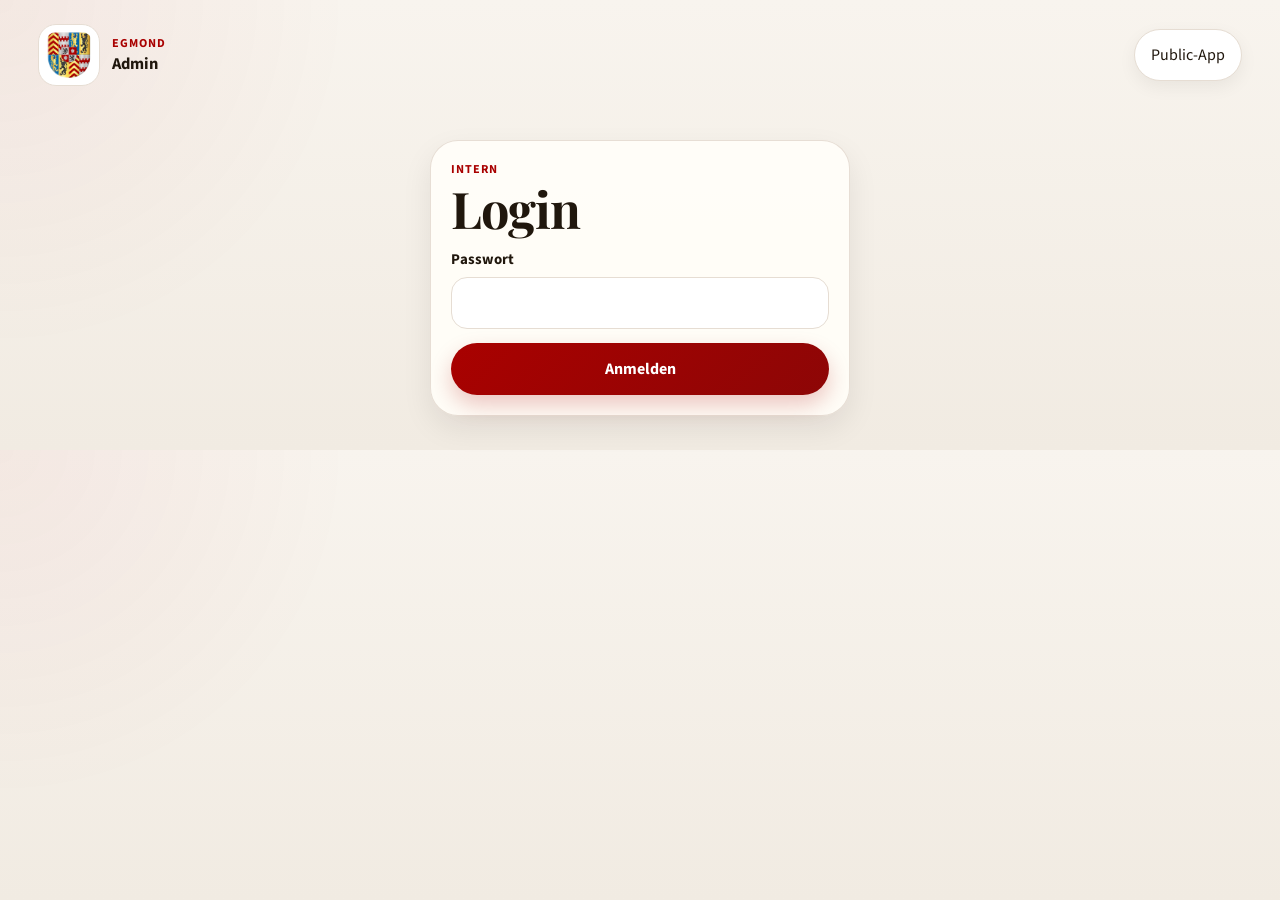
<file: admin.html>
<!DOCTYPE html>
<html lang="de">
<head>
  <meta charset="UTF-8" />
  <meta name="viewport" content="width=device-width, initial-scale=1" />
  <title>Egmond Admin</title>
  <link rel="stylesheet" href="app.css" />
  <link rel="preconnect" href="https://fonts.googleapis.com">
  <link rel="preconnect" href="https://fonts.gstatic.com" crossorigin>
  <link href="https://fonts.googleapis.com/css2?family=Playfair+Display:wght@700;900&family=Source+Sans+3:wght@400;600;700&display=swap" rel="stylesheet">
</head>
<body class="admin-body">
  <div class="admin-shell">
    <header class="admin-topbar">
      <a href="#admin-top" class="brand admin-brand" id="admin-top" aria-label="Admin Start">
        <img src="images/wappen_neu.png" alt="Wappen Egmond" class="brand-logo admin-logo">
        <div><div class="eyebrow">Egmond</div><div class="brand-title">Admin</div></div>
      </a>
      <div class="admin-topbar-actions"><a href="index.html" class="nav-pill admin">Public-App</a></div>
    </header>

    <section class="panel admin-login" id="adminLoginPanel">
      <div class="section-head"><div><div class="kicker">Intern</div><h1>Login</h1></div></div>
      <form id="adminLoginForm" class="stack">
        <label class="field"><span>Passwort</span><input id="adminPassword" type="password" autocomplete="current-password" required /></label>
        <button type="submit" class="primary-btn">Anmelden</button>
        <div id="adminLoginError" class="notice notice-error hidden"></div>
      </form>
    </section>

    <section class="dashboard hidden" id="dashboardPanel">
      <header class="dashboard-header">
        <div><div class="eyebrow">Egmond</div><h1>Admin-Dashboard</h1></div>
        <div class="dashboard-actions">
          <button type="button" class="nav-pill admin" data-action="print-year">Drucken</button>
          <button type="button" class="nav-pill admin danger" data-action="logout">Abmelden</button>
        </div>
      </header>

      <div class="stat-grid" id="statGrid"></div>

      <nav class="dashboard-tabs" aria-label="Admin Bereiche">
        <button type="button" class="tab-btn is-active" data-tab="overview">Jahr</button>
        <button type="button" class="tab-btn" data-tab="bookings">Buchungen</button>
        <button type="button" class="tab-btn" data-tab="requests">Anfragen</button>
      </nav>

      <section class="tab-panel" data-panel="overview">
        <article class="panel">
          <div class="section-head">
            <div><div class="kicker">Jahresübersicht</div><h2 id="overviewYearTitle">2026</h2></div>
            <div class="month-nav">
              <button type="button" class="icon-btn" data-action="prev-year" aria-label="Vorheriges Jahr">‹</button>
              <button type="button" class="icon-btn" data-action="next-year" aria-label="Nächstes Jahr">›</button>
            </div>
          </div>
          <div class="legend compact">
            <span class="legend-item"><span class="legend-swatch booked"></span>belegt</span>
            <span class="legend-item"><span class="legend-swatch half"></span>halbtags</span>
            <span class="legend-item"><span class="legend-swatch school"></span>Ferien NRW</span>
            <span class="legend-item"><span class="legend-swatch holiday"></span>Feiertag</span>
            <span class="legend-item"><span class="legend-swatch bridge"></span>Brückentag</span>
          </div>
          <div id="adminYearGrid" class="year-grid"></div>
        </article>
      </section>

      <section class="tab-panel hidden" data-panel="bookings">
        <article class="panel">
          <div class="section-head"><div><div class="kicker">Buchungen</div><h2>Eintragen</h2></div></div>
          <form id="bookingAdminForm" class="stack">
            <div class="field-grid">
              <label class="field"><span>Anreise</span><input type="date" id="adminStart" required /></label>
              <label class="field"><span>Abreise</span><input type="date" id="adminEnd" required /></label>
            </div>
            <label class="field"><span>Name</span><input type="text" id="adminLabel" placeholder="Mietername" required /></label>
            <div class="action-row split"><button type="submit" class="primary-btn">Speichern</button><div id="bookingAdminFeedback" class="notice hidden"></div></div>
          </form>
          <div id="bookingList" class="data-list"></div>
        </article>
      </section>

      <section class="tab-panel hidden" data-panel="requests">
        <article class="panel">
          <div class="section-head"><div><div class="kicker">Anfragen</div><h2>Eingänge</h2></div></div>
          <div id="requestList" class="data-list"></div>
        </article>
      </section>
    </section>
  </div>
  <script src="admin.js"></script>
</body>
</html>
</file>
<file: app.css>
:root{
  --red:#a90100;
  --blue:#0066ab;
  --blue-soft:#e8f1fb;
  --red-soft:#f8dfdd;
  --amber:#e0a219;
  --amber-soft:#fff2cc;
  --green:#208256;
  --green-soft:#e7f6ee;
  --violet:#8a4fff;
  --violet-soft:#efe6ff;
  --ink:#20170d;
  --muted:#766958;
  --bg:#f4f1eb;
  --panel:#fffdf8;
  --line:#e6ddd3;
  --line-strong:#cdbfae;
  --success:#1f7d50;
  --success-soft:#e7f5ed;
  --danger:#b3261e;
  --danger-soft:#fdeceb;
  --shadow-sm:0 6px 18px rgba(20,14,9,.06);
  --shadow-md:0 12px 30px rgba(20,14,9,.08);
  --shadow-lg:0 24px 72px rgba(12,8,4,.20);
  --radius-xl:28px;
  --radius-lg:20px;
  --radius-md:16px;
  --radius-sm:12px;
  --radius-pill:999px;
  --touch:52px;
  --max-width:1240px;
}
*{box-sizing:border-box}
html{scroll-behavior:smooth}
body{
  margin:0;
  color:var(--ink);
  font-family:"Source Sans 3",-apple-system,BlinkMacSystemFont,"Segoe UI",sans-serif;
  background:
    radial-gradient(circle at top right, rgba(0,102,171,.06), transparent 22rem),
    linear-gradient(180deg, #f8f4ee 0%, #f2ede6 100%);
}
body.admin-body{
  background:
    radial-gradient(circle at top left, rgba(169,1,0,.05), transparent 22rem),
    linear-gradient(180deg, #f8f4ee 0%, #f1ebe2 100%);
}
h1,h2,h3,p{margin:0}
button,input,textarea,select{font:inherit}
button{cursor:pointer}
a{text-decoration:none;color:inherit}
#booking,#gallery,#top,#admin-top{scroll-margin-top:18px}
.site-shell,.admin-shell{
  max-width:var(--max-width);
  margin:0 auto;
  padding:14px 14px 34px;
}
.hero{
  position:relative;
  min-height:540px;
  border-radius:34px;
  overflow:hidden;
  box-shadow:var(--shadow-lg);
}
.hero-media,.hero-layer,.hero-overlay{position:absolute; inset:0}
.hero-layer{
  background-size:cover;
  background-position:center;
  opacity:0;
  transform:scale(1.04);
  transition:opacity 1s ease, transform 6s ease;
}
.hero-layer.active{
  opacity:1;
  transform:scale(1);
}
.hero-overlay{
  background:
    linear-gradient(180deg, rgba(16,10,8,.08) 0%, rgba(16,10,8,.34) 54%, rgba(16,10,8,.62) 100%),
    linear-gradient(90deg, rgba(169,1,0,.10) 0%, rgba(0,102,171,.12) 100%);
}
.topbar{
  position:relative;
  z-index:1;
  display:flex;
  justify-content:space-between;
  align-items:center;
  gap:16px;
  padding:18px;
}
.topbar-actions,.dashboard-actions,.month-nav,.admin-topbar-actions{
  display:flex;
  gap:10px;
  flex-wrap:wrap;
}
.brand{
  display:flex;
  align-items:center;
  gap:12px;
}
.brand-logo{
  width:62px;
  height:62px;
  object-fit:contain;
  border-radius:18px;
  background:rgba(255,255,255,.12);
  border:1px solid rgba(255,255,255,.18);
  padding:7px;
  backdrop-filter:blur(12px);
}
.admin-logo{
  background:#fff;
  border-color:var(--line);
}
.brand-title{
  font-weight:700;
  font-size:1.03rem;
}
.hero-card{
  position:relative;
  z-index:1;
  max-width:430px;
  margin:150px 18px 18px;
  padding:22px 22px 24px;
  border-radius:26px;
  background:rgba(255,255,255,.12);
  border:1px solid rgba(255,255,255,.18);
  backdrop-filter:blur(16px);
  box-shadow:0 18px 40px rgba(0,0,0,.14);
}
.on-dark{color:#fff}
.eyebrow,.kicker{
  font-size:.76rem;
  text-transform:uppercase;
  letter-spacing:.08em;
  font-weight:700;
  color:var(--red);
}
.eyebrow.on-dark{color:rgba(255,243,224,.95)}
h1,h2{
  font-family:"Playfair Display",Georgia,serif;
  letter-spacing:-.02em;
}
h1{
  font-size:clamp(1.9rem, 4vw, 3.15rem);
  line-height:.98;
  margin-top:6px;
}
h2{
  font-size:clamp(1.36rem, 2.7vw, 1.9rem);
}
.hero-actions{
  display:flex;
  gap:10px;
  flex-wrap:wrap;
  margin-top:18px;
}
.page{
  display:grid;
  gap:20px;
  margin-top:20px;
}
.section-intro{
  display:flex;
  justify-content:center;
}
.step-row{
  display:flex;
  gap:10px;
  flex-wrap:wrap;
}
.step-chip{
  min-height:40px;
  border-radius:999px;
  padding:0 14px;
  display:inline-flex;
  align-items:center;
  background:rgba(255,255,255,.72);
  border:1px solid var(--line);
  color:var(--muted);
  box-shadow:var(--shadow-sm);
  font-size:.95rem;
}
.step-chip.is-active{
  color:var(--blue);
  border-color:#bad3ea;
  background:#f7fbff;
}
.panel{
  background:rgba(255,253,248,.96);
  border:1px solid rgba(230,221,211,.95);
  border-radius:var(--radius-xl);
  box-shadow:var(--shadow-md);
  padding:20px;
}
.panel-booking,.panel-gallery{grid-column:1 / -1}
.split-grid{
  display:grid;
  grid-template-columns:1.08fr .92fr;
  gap:20px;
}
.section-head{
  display:flex;
  justify-content:space-between;
  align-items:flex-start;
  gap:12px;
  margin-bottom:16px;
}
.icon-btn,.nav-pill,.tab-btn,.primary-btn{
  min-height:var(--touch);
  border-radius:var(--radius-pill);
  display:inline-flex;
  align-items:center;
  justify-content:center;
  transition:transform .18s ease, border-color .18s ease, box-shadow .18s ease;
}
.icon-btn,.nav-pill,.tab-btn{
  border:1px solid var(--line);
  background:#fff;
  color:var(--ink);
  padding:0 16px;
}
.icon-btn{
  min-width:var(--touch);
  padding:0;
  font-size:1.4rem;
}
.nav-pill.on-dark{
  background:rgba(255,255,255,.12);
  color:#fff;
  border-color:rgba(255,255,255,.22);
  backdrop-filter:blur(10px);
}
.nav-pill.admin{
  background:#fff;
  box-shadow:var(--shadow-sm);
}
.nav-pill.admin.danger{
  color:var(--danger);
  border-color:#edd0cb;
}
.primary-btn{
  border:none;
  background:linear-gradient(135deg, var(--red) 0%, #8d0606 100%);
  color:#fff;
  padding:0 20px;
  font-weight:700;
  box-shadow:0 10px 22px rgba(169,1,0,.22);
}
.primary-btn.light{
  background:#fff;
  color:var(--ink);
  box-shadow:0 10px 22px rgba(0,0,0,.12);
}
.icon-btn:hover,.nav-pill:hover,.tab-btn:hover,.primary-btn:hover{
  transform:translateY(-1px);
}
.primary-btn:disabled{opacity:.6;cursor:not-allowed;box-shadow:none}
.summary-strip{
  display:grid;
  grid-template-columns:repeat(3,minmax(0,1fr));
  gap:10px;
  margin-bottom:12px;
}
.summary-card{
  border:1px solid var(--line);
  border-radius:18px;
  background:#fff;
  padding:12px 14px;
}
.summary-card span{
  display:block;
  color:var(--muted);
  font-size:.88rem;
  margin-bottom:2px;
}
.notice{
  border-radius:16px;
  padding:11px 13px;
  font-weight:700;
  border:1px solid transparent;
}
.notice-info{color:#0d4f80;background:var(--blue-soft)}
.notice-success{color:var(--success);background:var(--success-soft)}
.notice-error{color:var(--danger);background:var(--danger-soft)}
.hidden{display:none!important}
.legend{
  display:flex;
  gap:10px 16px;
  flex-wrap:wrap;
  color:var(--muted);
  margin:12px 0 14px;
}
.legend.compact{margin-top:0}
.legend-item{
  display:inline-flex;
  align-items:center;
  gap:8px;
  font-size:.94rem;
}
.legend-swatch{
  width:18px;
  height:18px;
  border-radius:7px;
  border:1px solid var(--line-strong);
  background:#fff;
}
.legend-swatch.booked{background:#f6c9c6}
.legend-swatch.half{background:linear-gradient(135deg, #fff 0 50%, #f6c9c6 50% 100%)}
.legend-swatch.range{background:#dcecff}
.legend-swatch.school{background:linear-gradient(180deg,var(--amber-soft) 0 70%, #fff 70% 100%)}
.legend-swatch.holiday{background:#fff; box-shadow:inset 0 0 0 2px var(--green)}
.legend-swatch.bridge{background:linear-gradient(180deg,#fff 0 68%, var(--violet-soft) 68% 100%)}
.calendar-wrap{touch-action:pan-y}
.calendar-grid{
  display:grid;
  grid-template-columns:repeat(2,minmax(0,1fr));
  gap:14px;
}
.month-card{
  border:1px solid var(--line);
  border-radius:22px;
  background:#fff;
  padding:14px;
}
.month-head{
  display:flex;
  justify-content:space-between;
  align-items:center;
  margin-bottom:10px;
}
.month-title{
  font-weight:700;
  font-size:1rem;
}
.weekdays,.days-grid{
  display:grid;
  grid-template-columns:repeat(7,minmax(0,1fr));
  gap:4px;
}
.weekday{
  text-align:center;
  color:var(--muted);
  font-size:.78rem;
  padding:5px 0;
}
.day-btn,.day-spacer{aspect-ratio:1}
.day-btn{
  position:relative;
  border:none;
  border-radius:13px;
  background:#fff;
  min-height:44px;
  color:var(--ink);
  overflow:hidden;
}
.day-btn:hover:not(:disabled){background:#f8f4ef}
.day-btn:focus-visible{
  outline:3px solid rgba(0,102,171,.18);
  outline-offset:1px;
}
.day-btn[data-weekend="true"]{box-shadow:inset 0 0 0 999px rgba(0,0,0,.018)}
.day-btn[data-today="true"]{box-shadow:inset 0 0 0 2px rgba(0,102,171,.28)}
.day-btn .num{
  font-weight:700;
  position:relative;
  z-index:2;
}
.day-btn .tag-top,
.day-btn .tag-bottom{
  position:absolute;
  left:5px;
  right:5px;
  border-radius:999px;
  pointer-events:none;
}
.day-btn .tag-top{top:4px;height:4px}
.day-btn .tag-bottom{bottom:4px;height:4px}
.day-btn[data-school-holiday="true"] .tag-top{background:var(--amber)}
.day-btn[data-bridge-day="true"] .tag-bottom{background:var(--violet)}
.day-btn[data-public-holiday="true"]::after{
  content:"";
  position:absolute;
  inset:2px;
  border-radius:11px;
  box-shadow:inset 0 0 0 2px rgba(32,130,86,.65);
  pointer-events:none;
}
.day-btn[data-state="booked"]{background:#f5d3d1;color:#7a1d15}
.day-btn[data-state="half-start"]{background:linear-gradient(135deg,#fff 0 50%, #f5d3d1 50% 100%)}
.day-btn[data-state="half-end"]{background:linear-gradient(135deg,#f5d3d1 0 50%, #fff 50% 100%)}
.day-btn[data-preview="true"],
.day-btn[data-in-range="true"]{background:#e5f0fb}
.day-btn[data-boundary="start"],
.day-btn[data-boundary="end"]{background:var(--blue);color:#fff}
.day-btn:disabled{cursor:not-allowed;opacity:.96}
.day-btn[data-past="true"]{color:#ab9f92}
.stack{display:grid;gap:14px}
.field-grid{
  display:grid;
  grid-template-columns:repeat(2,minmax(0,1fr));
  gap:12px;
}
.field{
  display:grid;
  gap:7px;
}
.field span{
  font-weight:700;
  font-size:.93rem;
}
.field input,.field textarea,.field select{
  width:100%;
  min-height:var(--touch);
  border:1px solid var(--line);
  background:#fff;
  color:var(--ink);
  border-radius:16px;
  padding:12px 14px;
}
.field input[readonly],#shortHint{
  background:#faf7f2;
  color:var(--muted);
}
.field textarea{resize:vertical}
.field input:focus-visible,.field textarea:focus-visible,.field select:focus-visible{
  outline:3px solid rgba(0,102,171,.16);
  border-color:#94bfdc;
}
.action-row{
  display:flex;
  align-items:center;
  gap:12px;
}
.action-row.split{justify-content:space-between}
.mini-gallery{
  display:grid;
  grid-template-columns:repeat(3,minmax(0,1fr));
  gap:10px;
}
.mini-card{
  min-height:150px;
  border:none;
  border-radius:20px;
  background:center/cover no-repeat;
  box-shadow:var(--shadow-sm);
}
.quiet-list{
  display:grid;
  gap:10px;
  margin-top:14px;
}
.quiet-item{
  min-height:48px;
  border-radius:16px;
  padding:0 14px;
  display:flex;
  align-items:center;
  background:#fff;
  border:1px solid var(--line);
  color:var(--muted);
  font-size:.97rem;
}
.gallery-mosaic{
  display:grid;
  grid-template-columns:1.15fr .9fr .9fr;
  gap:12px;
}
.mosaic-tile{
  position:relative;
  min-height:210px;
  border:none;
  border-radius:22px;
  overflow:hidden;
  background:#d9d9d9 center/cover no-repeat;
  box-shadow:var(--shadow-md);
}
.mosaic-tile::after{
  content:"";
  position:absolute;
  inset:0;
  background:linear-gradient(180deg, rgba(0,0,0,.02) 0%, rgba(0,0,0,.26) 100%);
}
.mosaic-tile.large{
  grid-row:span 2;
  min-height:432px;
}
.mosaic-tile:hover{transform:translateY(-2px)}
.mosaic-caption{
  position:absolute;
  left:14px;
  right:14px;
  bottom:14px;
  color:#fff;
  z-index:1;
  font-weight:700;
}
.lightbox{
  position:fixed;
  inset:0;
  display:none;
  align-items:center;
  justify-content:center;
  background:rgba(10,10,12,.90);
  z-index:9999;
}
.lightbox.open{display:flex}
.lightbox-stage{width:min(92vw, 1100px)}
.lightbox-image{
  width:100%;
  aspect-ratio:16/10;
  border-radius:24px;
  background:#171717 center/cover no-repeat;
}
.lightbox-caption{
  color:#fff;
  text-align:center;
  margin-top:12px;
  opacity:.92;
}
.lightbox-close,.lightbox-nav{
  position:absolute;
  border:none;
  color:#fff;
  background:rgba(255,255,255,.12);
  backdrop-filter:blur(10px);
}
.lightbox-close{
  top:18px;
  right:18px;
  width:48px;
  height:48px;
  border-radius:50%;
  font-size:1.85rem;
}
.lightbox-nav{
  top:50%;
  transform:translateY(-50%);
  width:50px;
  height:50px;
  border-radius:50%;
  font-size:2rem;
}
.lightbox-nav.prev{left:18px}
.lightbox-nav.next{right:18px}
.admin-topbar{
  display:flex;
  justify-content:space-between;
  align-items:center;
  gap:14px;
  margin-bottom:18px;
  padding:10px 4px 0;
}
.dashboard{
  display:grid;
  gap:18px;
}
.dashboard-header{
  display:flex;
  justify-content:space-between;
  align-items:flex-start;
  gap:16px;
}
.admin-login{
  max-width:420px;
  margin:6vh auto 0;
}
.stat-grid{
  display:grid;
  grid-template-columns:repeat(4,minmax(0,1fr));
  gap:12px;
}
.stat-card{
  padding:16px;
  border-radius:20px;
  border:1px solid var(--line);
  background:#fff;
}
.stat-card .label{color:var(--muted);font-size:.9rem}
.stat-card .value{margin-top:4px;font-size:1.62rem;font-weight:800}
.dashboard-tabs{
  display:flex;
  gap:10px;
  flex-wrap:wrap;
}
.tab-btn.is-active{
  background:var(--ink);
  color:#fff;
  border-color:var(--ink);
}
.year-grid{
  display:grid;
  grid-template-columns:repeat(4,minmax(0,1fr));
  gap:12px;
}
.year-month{
  background:#fff;
  border:1px solid var(--line);
  border-radius:20px;
  padding:12px;
}
.year-title{
  font-size:.98rem;
  margin-bottom:8px;
}
.mini-weekdays,.mini-days{
  display:grid;
  grid-template-columns:repeat(7,minmax(0,1fr));
  gap:3px;
}
.mini-weekday{
  text-align:center;
  color:var(--muted);
  font-size:.72rem;
  padding:2px 0 4px;
}
.mini-day,.mini-spacer{aspect-ratio:1}
.mini-day{
  position:relative;
  border:none;
  border-radius:8px;
  background:#fff;
  font-size:.72rem;
  padding:0;
  overflow:hidden;
}
.mini-day[data-state="booked"]{background:#f5d3d1;color:#7a1d15}
.mini-day[data-state="half-start"]{background:linear-gradient(135deg,#fff 0 50%, #f5d3d1 50% 100%)}
.mini-day[data-state="half-end"]{background:linear-gradient(135deg,#f5d3d1 0 50%, #fff 50% 100%)}
.mini-day[data-school-holiday="true"]::before{
  content:"";
  position:absolute;
  left:2px; right:2px; top:2px;
  height:3px; border-radius:999px; background:var(--amber);
}
.mini-day[data-bridge-day="true"]::after{
  content:"";
  position:absolute;
  left:2px; right:2px; bottom:2px;
  height:3px; border-radius:999px; background:var(--violet);
}
.mini-day[data-public-holiday="true"]{
  box-shadow:inset 0 0 0 1.5px rgba(32,130,86,.65);
}
.mini-name{
  display:block;
  margin-top:8px;
  min-height:20px;
  color:var(--muted);
  font-size:.78rem;
  white-space:nowrap;
  overflow:hidden;
  text-overflow:ellipsis;
}
.data-list{
  display:grid;
  gap:12px;
  margin-top:18px;
}
.data-item{
  display:grid;
  gap:10px;
  border:1px solid var(--line);
  border-radius:18px;
  background:#fff;
  padding:14px;
}
.data-item-head{
  display:flex;
  justify-content:space-between;
  align-items:flex-start;
  gap:12px;
}
.data-meta{
  display:flex;
  flex-wrap:wrap;
  gap:8px 14px;
  color:var(--muted);
}
.data-actions{
  display:flex;
  gap:8px;
  flex-wrap:wrap;
}
.pill{
  display:inline-flex;
  align-items:center;
  min-height:32px;
  border-radius:999px;
  padding:0 12px;
  font-size:.84rem;
  font-weight:700;
  background:var(--blue-soft);
  color:var(--blue);
}
.pill.danger{
  background:var(--danger-soft);
  color:var(--danger);
}
.empty-state{
  border:1px dashed var(--line-strong);
  border-radius:18px;
  padding:18px;
  color:var(--muted);
  background:rgba(255,255,255,.55);
}
@media (max-width:1080px){
  .split-grid{grid-template-columns:1fr}
  .calendar-grid,.summary-strip,.stat-grid,.year-grid{grid-template-columns:1fr 1fr}
  .gallery-mosaic{grid-template-columns:1fr 1fr}
  .mosaic-tile.large{grid-row:auto;min-height:300px}
}
@media (max-width:760px){
  .site-shell,.admin-shell{padding:10px 10px 26px}
  .hero{min-height:480px}
  .topbar,.dashboard-header,.admin-topbar{flex-direction:column;align-items:flex-start}
  .hero-card{margin:120px 14px 14px;padding:20px}
  .calendar-grid,.summary-strip,.field-grid,.mini-gallery,.stat-grid,.year-grid,.gallery-mosaic{
    grid-template-columns:1fr;
  }
  .panel,.month-card,.year-month{padding:16px 12px}
  .mosaic-tile,.mini-card{min-height:210px}
  .topbar-actions,.dashboard-actions,.admin-topbar-actions{width:100%}
}
</file>
